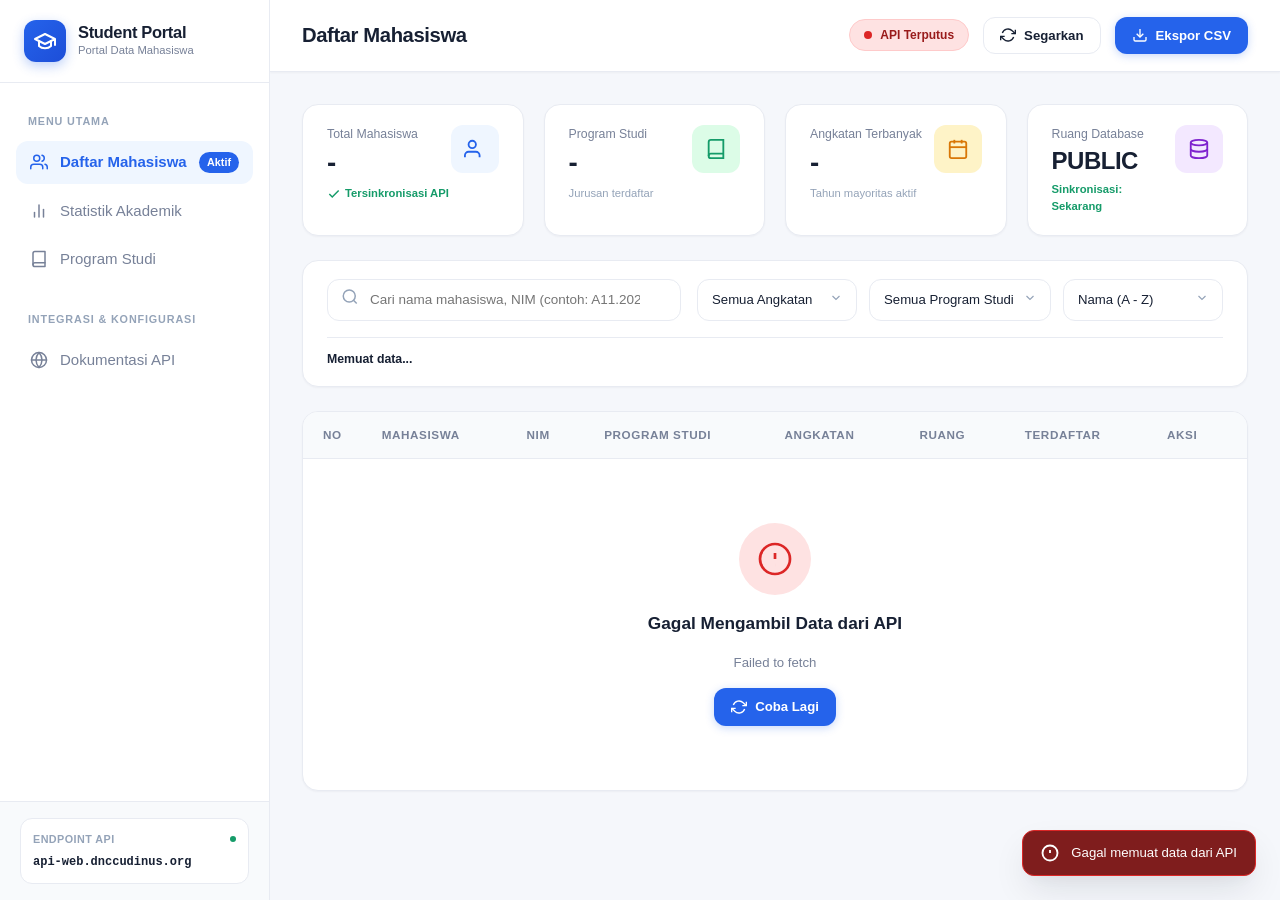
<file: index.html>
<!DOCTYPE html>
<html lang="id">
<head>
  <meta charset="UTF-8">
  <meta http-equiv="refresh" content="0; url=daftar-mahasiswa/index.html">
  <title>Mengarahkan ke Student Portal...</title>
  <script>
    window.location.href = "daftar-mahasiswa/index.html";
  </script>
</head>
<body style="font-family: sans-serif; display: flex; align-items: center; justify-content: center; height: 100vh; margin: 0; background: #F5F7FB;">
  <p>Membuka <a href="daftar-mahasiswa/index.html">Student Portal — Website Daftar Mahasiswa</a>...</p>
</body>
</html>
</file>
<file: daftar-mahasiswa/style.css>
/* ==========================================================================
   STUDENT PORTAL - STYLE.CSS
   Desain Dashboard Modern, Bersih, dan Responsif
   Teknologi: CSS3 Native (Tanpa Library / Framework Eksternal)
   ========================================================================== */

/* --- CSS Variables & Design Tokens --- */
:root {
  /* Brand & Status Colors (Sesuai Spesifikasi) */
  --primary: #2563EB;
  --primary-hover: #1D4ED8;
  --primary-active: #1E40AF;
  --primary-light: #EFF6FF;
  --primary-surface: #DBEAFE;
  --primary-border: #BFDBFE;

  --bg-main: #F5F7FB;
  --surface: #FFFFFF;
  --surface-alt: #F8FAFC;
  --surface-hover: #F1F5F9;

  --text-main: #172033;
  --text-secondary: #778198;
  --text-muted: #94A3B8;

  --border: #E8EBF2;
  --border-focus: #93C5FD;

  --success: #159B69;
  --success-light: #DCFCE7;
  --success-text: #065F46;

  --warning: #D97706;
  --warning-light: #FEF3C7;
  --warning-text: #92400E;

  --danger: #DC2626;
  --danger-light: #FEE2E2;
  --danger-text: #991B1B;

  --info: #0284C7;
  --info-light: #E0F2FE;

  /* Typography */
  --font-family: -apple-system, BlinkMacSystemFont, "Segoe UI", Roboto, "Helvetica Neue", Arial, sans-serif;
  --font-mono: ui-monospace, SFMono-Regular, Menlo, Monaco, Consolas, "Liberation Mono", "Courier New", monospace;

  /* Spacing */
  --sidebar-width: 270px;
  --sidebar-collapsed-width: 0px;
  --header-height: 72px;

  /* Radii */
  --radius-sm: 8px;
  --radius-md: 12px;
  --radius-lg: 16px;
  --radius-full: 9999px;

  /* Shadows */
  --shadow-xs: 0 1px 2px rgba(16, 24, 40, 0.04);
  --shadow-sm: 0 2px 8px rgba(16, 24, 40, 0.05);
  --shadow-md: 0 8px 24px -4px rgba(37, 99, 235, 0.08), 0 4px 12px -2px rgba(16, 24, 40, 0.03);
  --shadow-lg: 0 16px 36px -6px rgba(15, 23, 42, 0.12), 0 8px 16px -4px rgba(15, 23, 42, 0.04);

  /* Transitions */
  --transition-fast: 150ms cubic-bezier(0.4, 0, 0.2, 1);
  --transition-normal: 250ms cubic-bezier(0.4, 0, 0.2, 1);
}

/* --- Base & Reset --- */
*, *::before, *::after {
  box-sizing: border-box;
  margin: 0;
  padding: 0;
}

html {
  font-size: 15px;
  scroll-behavior: smooth;
}

body {
  font-family: var(--font-family);
  background-color: var(--bg-main);
  color: var(--text-main);
  line-height: 1.5;
  -webkit-font-smoothing: antialiased;
  -moz-osx-font-smoothing: grayscale;
  min-height: 100vh;
  overflow-x: hidden;
}

/* Accessibility Focus Ring */
:focus-visible {
  outline: 2px solid var(--primary);
  outline-offset: 2px;
}

button, input, select {
  font: inherit;
  color: inherit;
}

button {
  cursor: pointer;
  border: none;
  background: none;
}

a {
  color: inherit;
  text-decoration: none;
}

/* --- Layout Grid --- */
.app-layout {
  display: flex;
  min-height: 100vh;
  width: 100%;
}

/* ==========================================================================
   SIDEBAR
   ========================================================================== */
.sidebar {
  width: var(--sidebar-width);
  background-color: var(--surface);
  border-right: 1px solid var(--border);
  display: flex;
  flex-direction: column;
  position: fixed;
  top: 0;
  bottom: 0;
  left: 0;
  z-index: 40;
  transition: transform var(--transition-normal);
}

.sidebar-header {
  padding: 20px 24px;
  border-bottom: 1px solid var(--border);
  display: flex;
  align-items: center;
  justify-content: space-between;
}

.sidebar-brand {
  display: flex;
  align-items: center;
  gap: 12px;
}

.brand-icon {
  width: 42px;
  height: 42px;
  background: linear-gradient(135deg, var(--primary) 0%, #1D4ED8 100%);
  color: #FFFFFF;
  border-radius: var(--radius-md);
  display: flex;
  align-items: center;
  justify-content: center;
  box-shadow: 0 4px 12px rgba(37, 99, 235, 0.3);
  flex-shrink: 0;
}

.brand-title {
  font-size: 1.1rem;
  font-weight: 700;
  color: var(--text-main);
  line-height: 1.2;
  letter-spacing: -0.02em;
}

.brand-subtitle {
  font-size: 0.75rem;
  color: var(--text-secondary);
  font-weight: 500;
}

.sidebar-close-btn {
  display: none;
  width: 32px;
  height: 32px;
  border-radius: var(--radius-sm);
  align-items: center;
  justify-content: center;
  color: var(--text-secondary);
  transition: background-color var(--transition-fast);
}

.sidebar-close-btn:hover {
  background-color: var(--surface-hover);
  color: var(--text-main);
}

.sidebar-nav {
  padding: 20px 16px;
  display: flex;
  flex-direction: column;
  gap: 6px;
  flex: 1;
  overflow-y: auto;
}

.nav-section-title {
  font-size: 0.72rem;
  font-weight: 700;
  text-transform: uppercase;
  letter-spacing: 0.08em;
  color: var(--text-muted);
  padding: 10px 12px 6px;
}

.nav-link {
  display: flex;
  align-items: center;
  gap: 12px;
  padding: 10px 14px;
  border-radius: var(--radius-md);
  font-weight: 500;
  color: var(--text-secondary);
  transition: all var(--transition-fast);
}

.nav-link svg {
  flex-shrink: 0;
  transition: transform var(--transition-fast);
}

.nav-link:hover {
  background-color: var(--surface-hover);
  color: var(--text-main);
}

.nav-link:hover svg {
  transform: translateX(2px);
}

.nav-link.active {
  background-color: var(--primary-light);
  color: var(--primary);
  font-weight: 600;
}

.nav-badge {
  margin-left: auto;
  background-color: var(--primary);
  color: #FFFFFF;
  font-size: 0.72rem;
  font-weight: 700;
  padding: 2px 8px;
  border-radius: var(--radius-full);
}

.sidebar-footer {
  padding: 16px 20px;
  border-top: 1px solid var(--border);
  background-color: var(--surface-alt);
}

.api-source-card {
  background: var(--surface);
  border: 1px solid var(--border);
  border-radius: var(--radius-md);
  padding: 12px;
}

.api-source-header {
  display: flex;
  align-items: center;
  justify-content: space-between;
  margin-bottom: 6px;
}

.api-source-label {
  font-size: 0.72rem;
  font-weight: 600;
  color: var(--text-muted);
  text-transform: uppercase;
  letter-spacing: 0.04em;
}

.api-source-host {
  font-size: 0.8rem;
  font-weight: 600;
  color: var(--text-main);
  white-space: nowrap;
  overflow: hidden;
  text-overflow: ellipsis;
  display: block;
  font-family: var(--font-mono);
}

/* Sidebar Backdrop (Mobile) */
.sidebar-overlay {
  display: none;
  position: fixed;
  inset: 0;
  background: rgba(15, 23, 42, 0.4);
  backdrop-filter: blur(4px);
  z-index: 35;
  opacity: 0;
  transition: opacity var(--transition-normal);
}

/* ==========================================================================
   MAIN CONTENT
   ========================================================================== */
.main-content {
  flex: 1;
  margin-left: var(--sidebar-width);
  display: flex;
  flex-direction: column;
  min-width: 0;
  min-height: 100vh;
}

/* --- Top Header --- */
.top-header {
  height: var(--header-height);
  background-color: var(--surface);
  border-bottom: 1px solid var(--border);
  display: flex;
  align-items: center;
  justify-content: space-between;
  padding: 0 32px;
  position: sticky;
  top: 0;
  z-index: 30;
  box-shadow: var(--shadow-xs);
}

.header-left {
  display: flex;
  align-items: center;
  gap: 16px;
}

.mobile-toggle-btn {
  display: none;
  width: 40px;
  height: 40px;
  border-radius: var(--radius-sm);
  align-items: center;
  justify-content: center;
  border: 1px solid var(--border);
  background-color: var(--surface);
  color: var(--text-main);
  transition: background-color var(--transition-fast);
}

.mobile-toggle-btn:hover {
  background-color: var(--surface-hover);
}

.page-title {
  font-size: 1.35rem;
  font-weight: 700;
  color: var(--text-main);
  letter-spacing: -0.02em;
}

.page-subtitle {
  font-size: 0.82rem;
  color: var(--text-secondary);
  display: none;
}

.header-actions {
  display: flex;
  align-items: center;
  gap: 14px;
}

/* Status Indicator Pill */
.status-pill {
  display: inline-flex;
  align-items: center;
  gap: 8px;
  padding: 6px 14px;
  border-radius: var(--radius-full);
  font-size: 0.8rem;
  font-weight: 600;
  background-color: var(--surface-alt);
  border: 1px solid var(--border);
  color: var(--text-secondary);
  transition: all var(--transition-fast);
}

.status-dot {
  width: 8px;
  height: 8px;
  border-radius: 50%;
  background-color: var(--text-muted);
  position: relative;
}

.status-pill.online {
  background-color: var(--success-light);
  border-color: #A7F3D0;
  color: var(--success-text);
}

.status-pill.online .status-dot {
  background-color: var(--success);
  box-shadow: 0 0 0 3px rgba(21, 155, 105, 0.2);
  animation: pulse-dot 2s infinite;
}

.status-pill.error {
  background-color: var(--danger-light);
  border-color: #FECACA;
  color: var(--danger-text);
}

.status-pill.error .status-dot {
  background-color: var(--danger);
}

.status-pill.loading {
  background-color: var(--warning-light);
  border-color: #FDE68A;
  color: var(--warning-text);
}

.status-pill.loading .status-dot {
  background-color: var(--warning);
  animation: pulse-dot 1s infinite;
}

@keyframes pulse-dot {
  0% { transform: scale(0.95); opacity: 0.8; }
  50% { transform: scale(1.15); opacity: 1; }
  100% { transform: scale(0.95); opacity: 0.8; }
}

/* Buttons */
.btn {
  display: inline-flex;
  align-items: center;
  justify-content: center;
  gap: 8px;
  padding: 8px 16px;
  border-radius: var(--radius-md);
  font-size: 0.88rem;
  font-weight: 600;
  transition: all var(--transition-fast);
  border: 1px solid transparent;
  user-select: none;
}

.btn-primary {
  background-color: var(--primary);
  color: #FFFFFF;
  box-shadow: 0 2px 8px rgba(37, 99, 235, 0.25);
}

.btn-primary:hover {
  background-color: var(--primary-hover);
  box-shadow: 0 4px 12px rgba(37, 99, 235, 0.35);
}

.btn-primary:active {
  background-color: var(--primary-active);
}

.btn-outline {
  background-color: var(--surface);
  border-color: var(--border);
  color: var(--text-main);
}

.btn-outline:hover {
  background-color: var(--surface-hover);
  border-color: #CBD5E1;
}

.btn-sm {
  padding: 5px 10px;
  font-size: 0.8rem;
  border-radius: var(--radius-sm);
}

.btn-icon-only {
  width: 36px;
  height: 36px;
  padding: 0;
  border-radius: var(--radius-md);
}

/* Spinner Icon Helper */
.spin {
  animation: rotate 1s linear infinite;
}

@keyframes rotate {
  100% { transform: rotate(360deg); }
}

/* --- Page Body Container --- */
.content-body {
  padding: 32px;
  display: flex;
  flex-direction: column;
  gap: 24px;
}

/* ==========================================================================
   STATISTICS CARDS
   ========================================================================== */
.stats-grid {
  display: grid;
  grid-template-columns: repeat(4, 1fr);
  gap: 20px;
}

.stat-card {
  background-color: var(--surface);
  border: 1px solid var(--border);
  border-radius: var(--radius-lg);
  padding: 20px 24px;
  display: flex;
  align-items: flex-start;
  justify-content: space-between;
  box-shadow: var(--shadow-xs);
  transition: transform var(--transition-fast), box-shadow var(--transition-fast);
}

.stat-card:hover {
  transform: translateY(-2px);
  box-shadow: var(--shadow-sm);
}

.stat-info {
  display: flex;
  flex-direction: column;
  gap: 4px;
}

.stat-label {
  font-size: 0.82rem;
  color: var(--text-secondary);
  font-weight: 500;
}

.stat-value {
  font-size: 1.85rem;
  font-weight: 700;
  color: var(--text-main);
  line-height: 1.15;
  letter-spacing: -0.02em;
}

.stat-meta {
  font-size: 0.75rem;
  color: var(--text-muted);
  display: flex;
  align-items: center;
  gap: 4px;
  margin-top: 2px;
}

.stat-meta.highlight {
  color: var(--success);
  font-weight: 600;
}

.stat-icon-wrapper {
  width: 48px;
  height: 48px;
  border-radius: var(--radius-md);
  display: flex;
  align-items: center;
  justify-content: center;
  flex-shrink: 0;
}

.stat-icon-wrapper.blue {
  background-color: var(--primary-light);
  color: var(--primary);
}

.stat-icon-wrapper.green {
  background-color: var(--success-light);
  color: var(--success);
}

.stat-icon-wrapper.amber {
  background-color: var(--warning-light);
  color: var(--warning);
}

.stat-icon-wrapper.purple {
  background-color: #F3E8FF;
  color: #7E22CE;
}

/* ==========================================================================
   FILTER & SEARCH TOOLBAR
   ========================================================================== */
.toolbar-card {
  background-color: var(--surface);
  border: 1px solid var(--border);
  border-radius: var(--radius-lg);
  padding: 18px 24px;
  box-shadow: var(--shadow-xs);
  display: flex;
  flex-direction: column;
  gap: 16px;
}

.toolbar-row {
  display: flex;
  align-items: center;
  gap: 16px;
  flex-wrap: wrap;
}

/* Search Input */
.search-box {
  position: relative;
  flex: 1;
  min-width: 260px;
}

.search-icon {
  position: absolute;
  left: 14px;
  top: 50%;
  transform: translateY(-50%);
  color: var(--text-muted);
  pointer-events: none;
}

.search-input {
  width: 100%;
  height: 42px;
  padding: 0 40px 0 42px;
  border-radius: var(--radius-md);
  border: 1px solid var(--border);
  background-color: var(--surface);
  color: var(--text-main);
  font-size: 0.9rem;
  transition: all var(--transition-fast);
}

.search-input:focus {
  border-color: var(--primary);
  background-color: #FFFFFF;
  box-shadow: 0 0 0 3px rgba(37, 99, 235, 0.12);
}

.search-clear-btn {
  position: absolute;
  right: 12px;
  top: 50%;
  transform: translateY(-50%);
  width: 20px;
  height: 20px;
  border-radius: 50%;
  background-color: var(--surface-hover);
  color: var(--text-secondary);
  display: none;
  align-items: center;
  justify-content: center;
  font-size: 11px;
}

.search-clear-btn:hover {
  background-color: #CBD5E1;
  color: var(--text-main);
}

/* Filters & Selects */
.filter-group {
  display: flex;
  align-items: center;
  gap: 12px;
  flex-wrap: wrap;
}

.select-wrapper {
  position: relative;
  min-width: 160px;
}

.select-custom {
  width: 100%;
  height: 42px;
  padding: 0 36px 0 14px;
  border-radius: var(--radius-md);
  border: 1px solid var(--border);
  background-color: var(--surface);
  color: var(--text-main);
  font-size: 0.88rem;
  font-weight: 500;
  appearance: none;
  -webkit-appearance: none;
  cursor: pointer;
  transition: all var(--transition-fast);
}

.select-custom:focus {
  border-color: var(--primary);
  box-shadow: 0 0 0 3px rgba(37, 99, 235, 0.12);
}

.select-arrow {
  position: absolute;
  right: 14px;
  top: 50%;
  transform: translateY(-50%);
  pointer-events: none;
  color: var(--text-muted);
}

/* Active Filter Chips & Summary */
.filter-summary {
  display: flex;
  align-items: center;
  justify-content: space-between;
  border-top: 1px solid var(--border);
  padding-top: 12px;
  font-size: 0.82rem;
  color: var(--text-secondary);
}

.result-count-badge {
  font-weight: 600;
  color: var(--text-main);
}

.reset-filters-btn {
  color: var(--primary);
  font-weight: 600;
  display: inline-flex;
  align-items: center;
  gap: 6px;
  padding: 4px 8px;
  border-radius: var(--radius-sm);
  transition: background-color var(--transition-fast);
}

.reset-filters-btn:hover {
  background-color: var(--primary-light);
}

/* ==========================================================================
   DATA TABLE CONTAINER & TABLE
   ========================================================================== */
.table-card {
  background-color: var(--surface);
  border: 1px solid var(--border);
  border-radius: var(--radius-lg);
  box-shadow: var(--shadow-xs);
  overflow: hidden;
  display: flex;
  flex-direction: column;
}

.table-responsive {
  width: 100%;
  overflow-x: auto;
  -webkit-overflow-scrolling: touch;
}

.data-table {
  width: 100%;
  border-collapse: separate;
  border-spacing: 0;
  text-align: left;
}

.data-table th {
  background-color: #F8FAFC;
  padding: 14px 20px;
  font-size: 0.78rem;
  font-weight: 700;
  color: var(--text-secondary);
  text-transform: uppercase;
  letter-spacing: 0.05em;
  border-bottom: 1px solid var(--border);
  white-space: nowrap;
}

.data-table td {
  padding: 16px 20px;
  font-size: 0.88rem;
  color: var(--text-main);
  border-bottom: 1px solid var(--border);
  vertical-align: middle;
  transition: background-color var(--transition-fast);
}

.data-table tbody tr:last-child td {
  border-bottom: none;
}

.data-table tbody tr:hover td {
  background-color: #F8FAFD;
}

/* Cell Elements */
.student-profile {
  display: flex;
  align-items: center;
  gap: 14px;
}

.student-avatar {
  width: 38px;
  height: 38px;
  border-radius: var(--radius-full);
  display: flex;
  align-items: center;
  justify-content: center;
  font-weight: 700;
  font-size: 0.85rem;
  color: #FFFFFF;
  flex-shrink: 0;
  text-shadow: 0 1px 2px rgba(0,0,0,0.15);
}

.student-name-group {
  display: flex;
  flex-direction: column;
  min-width: 0;
}

.student-name {
  font-weight: 600;
  color: var(--text-main);
  line-height: 1.25;
}

.student-subtext {
  font-size: 0.75rem;
  color: var(--text-muted);
}

/* Badges */
.badge-nim {
  display: inline-block;
  font-family: var(--font-mono);
  font-size: 0.82rem;
  font-weight: 600;
  color: #1E293B;
  background-color: #F1F5F9;
  border: 1px solid #E2E8F0;
  padding: 3px 8px;
  border-radius: 6px;
}

.badge-jurusan {
  display: inline-flex;
  align-items: center;
  gap: 6px;
  font-size: 0.8rem;
  font-weight: 600;
  padding: 4px 10px;
  border-radius: var(--radius-full);
}

.badge-angkatan {
  display: inline-block;
  font-size: 0.8rem;
  font-weight: 700;
  padding: 3px 10px;
  border-radius: var(--radius-full);
  background-color: var(--surface-alt);
  color: var(--text-secondary);
  border: 1px solid var(--border);
}

.badge-ruang {
  display: inline-flex;
  align-items: center;
  gap: 4px;
  font-size: 0.75rem;
  font-weight: 600;
  text-transform: uppercase;
  color: var(--primary);
  background-color: var(--primary-light);
  padding: 2px 8px;
  border-radius: 4px;
}

/* Action Buttons inside Table */
.table-actions {
  display: flex;
  align-items: center;
  gap: 8px;
}

/* ==========================================================================
   LOADING, SKELETON, EMPTY & ERROR STATES
   ========================================================================== */

/* Shimmer Skeleton */
.skeleton-row td {
  padding: 16px 20px;
}

.skeleton-box {
  height: 18px;
  background: linear-gradient(90deg, #EDF2F7 25%, #E2E8F0 50%, #EDF2F7 75%);
  background-size: 200% 100%;
  animation: shimmer 1.5s infinite;
  border-radius: 6px;
}

.skeleton-avatar {
  width: 38px;
  height: 38px;
  border-radius: 50%;
  background: linear-gradient(90deg, #EDF2F7 25%, #E2E8F0 50%, #EDF2F7 75%);
  background-size: 200% 100%;
  animation: shimmer 1.5s infinite;
}

@keyframes shimmer {
  0% { background-position: 200% 0; }
  100% { background-position: -200% 0; }
}

/* Empty State */
.state-container {
  padding: 64px 24px;
  text-align: center;
  display: flex;
  flex-direction: column;
  align-items: center;
  justify-content: center;
  gap: 16px;
}

.state-icon-box {
  width: 72px;
  height: 72px;
  border-radius: 50%;
  background-color: var(--surface-alt);
  display: flex;
  align-items: center;
  justify-content: center;
  color: var(--text-muted);
}

.state-title {
  font-size: 1.15rem;
  font-weight: 700;
  color: var(--text-main);
}

.state-description {
  font-size: 0.88rem;
  color: var(--text-secondary);
  max-width: 440px;
  line-height: 1.5;
}

/* Error State */
.error-state .state-icon-box {
  background-color: var(--danger-light);
  color: var(--danger);
}

/* Error Banner in Container */
.alert-banner {
  display: flex;
  align-items: flex-start;
  gap: 14px;
  padding: 16px 20px;
  border-radius: var(--radius-md);
  margin-bottom: 20px;
}

.alert-banner.error {
  background-color: var(--danger-light);
  border: 1px solid #FECACA;
  color: var(--danger-text);
}

/* ==========================================================================
   MODAL DETAIL MAHASISWA
   ========================================================================== */
.modal-overlay {
  position: fixed;
  inset: 0;
  background-color: rgba(15, 23, 42, 0.55);
  backdrop-filter: blur(4px);
  z-index: 50;
  display: flex;
  align-items: center;
  justify-content: center;
  padding: 20px;
  opacity: 0;
  visibility: hidden;
  transition: opacity var(--transition-normal), visibility var(--transition-normal);
}

.modal-overlay.active {
  opacity: 1;
  visibility: visible;
}

.modal-card {
  background-color: var(--surface);
  border-radius: var(--radius-lg);
  box-shadow: var(--shadow-lg);
  width: 100%;
  max-width: 580px;
  max-height: 90vh;
  display: flex;
  flex-direction: column;
  transform: translateY(16px) scale(0.98);
  transition: transform var(--transition-normal);
  overflow: hidden;
}

.modal-overlay.active .modal-card {
  transform: translateY(0) scale(1);
}

.modal-header {
  padding: 20px 24px;
  border-bottom: 1px solid var(--border);
  display: flex;
  align-items: center;
  justify-content: space-between;
}

.modal-title {
  font-size: 1.15rem;
  font-weight: 700;
  color: var(--text-main);
}

.modal-close-btn {
  width: 32px;
  height: 32px;
  border-radius: var(--radius-sm);
  display: flex;
  align-items: center;
  justify-content: center;
  color: var(--text-secondary);
  transition: all var(--transition-fast);
}

.modal-close-btn:hover {
  background-color: var(--surface-hover);
  color: var(--text-main);
}

.modal-body {
  padding: 24px;
  overflow-y: auto;
  display: flex;
  flex-direction: column;
  gap: 20px;
}

.modal-profile-hero {
  display: flex;
  align-items: center;
  gap: 16px;
  padding-bottom: 16px;
  border-bottom: 1px solid var(--border);
}

.modal-avatar {
  width: 60px;
  height: 60px;
  border-radius: 50%;
  display: flex;
  align-items: center;
  justify-content: center;
  font-size: 1.4rem;
  font-weight: 700;
  color: #FFFFFF;
}

.modal-profile-text h3 {
  font-size: 1.25rem;
  font-weight: 700;
  color: var(--text-main);
  line-height: 1.2;
}

.modal-profile-text p {
  color: var(--text-secondary);
  font-size: 0.88rem;
  margin-top: 2px;
}

/* Detail Key-Value List */
.detail-grid {
  display: grid;
  grid-template-columns: repeat(2, 1fr);
  gap: 16px;
}

.detail-item {
  display: flex;
  flex-direction: column;
  gap: 4px;
  background-color: var(--surface-alt);
  padding: 12px 14px;
  border-radius: var(--radius-md);
  border: 1px solid var(--border);
}

.detail-item.full-width {
  grid-column: span 2;
}

.detail-label {
  font-size: 0.72rem;
  font-weight: 600;
  text-transform: uppercase;
  letter-spacing: 0.05em;
  color: var(--text-muted);
}

.detail-value {
  font-size: 0.92rem;
  font-weight: 600;
  color: var(--text-main);
  word-break: break-word;
}

.modal-footer {
  padding: 16px 24px;
  border-top: 1px solid var(--border);
  display: flex;
  align-items: center;
  justify-content: flex-end;
  gap: 12px;
  background-color: var(--surface-alt);
}

/* ==========================================================================
   TOAST NOTIFICATION
   ========================================================================== */
.toast-container {
  position: fixed;
  bottom: 24px;
  right: 24px;
  display: flex;
  flex-direction: column;
  gap: 10px;
  z-index: 60;
  pointer-events: none;
}

.toast {
  pointer-events: auto;
  display: flex;
  align-items: center;
  gap: 12px;
  padding: 12px 18px;
  border-radius: var(--radius-md);
  background-color: #1E293B;
  color: #FFFFFF;
  font-size: 0.88rem;
  font-weight: 500;
  box-shadow: var(--shadow-lg);
  transform: translateY(20px);
  opacity: 0;
  transition: all var(--transition-normal);
}

.toast.show {
  transform: translateY(0);
  opacity: 1;
}

.toast-success {
  background-color: #064E3B;
  border: 1px solid #059669;
}

.toast-error {
  background-color: #7F1D1D;
  border: 1px solid #DC2626;
}

.toast-info {
  background-color: #0F172A;
  border: 1px solid #334155;
}

/* ==========================================================================
   RESPONSIVE DESIGN (MEDIA QUERIES)
   ========================================================================== */

/* Tablet & Smaller Screens */
@media (max-width: 1024px) {
  .stats-grid {
    grid-template-columns: repeat(2, 1fr);
  }
}

/* Mobile Screens */
@media (max-width: 768px) {
  .sidebar {
    transform: translateX(-100%);
  }

  .sidebar.open {
    transform: translateX(0);
  }

  .sidebar-overlay.active {
    display: block;
    opacity: 1;
  }

  .sidebar-close-btn {
    display: flex;
  }

  .main-content {
    margin-left: 0;
  }

  .mobile-toggle-btn {
    display: flex;
  }

  .top-header {
    padding: 0 16px;
  }

  .content-body {
    padding: 20px 16px;
    gap: 18px;
  }

  .stats-grid {
    grid-template-columns: 1fr;
    gap: 14px;
  }

  .toolbar-card {
    padding: 16px;
  }

  .toolbar-row {
    flex-direction: column;
    align-items: stretch;
  }

  .select-wrapper {
    min-width: 100%;
  }

  .detail-grid {
    grid-template-columns: 1fr;
  }

  .detail-item.full-width {
    grid-column: span 1;
  }

  .page-subtitle {
    display: none;
  }

  .header-actions .btn span {
    display: none;
  }

  .header-actions .btn {
    padding: 8px;
  }
}

/* Print Stylesheet */
@media print {
  .sidebar, .top-header, .toolbar-card, .table-actions, .toast-container, .modal-overlay {
    display: none !important;
  }

  .main-content {
    margin: 0 !important;
  }

  .content-body {
    padding: 0 !important;
  }

  .table-card {
    border: none;
    box-shadow: none;
  }
}
</file>
